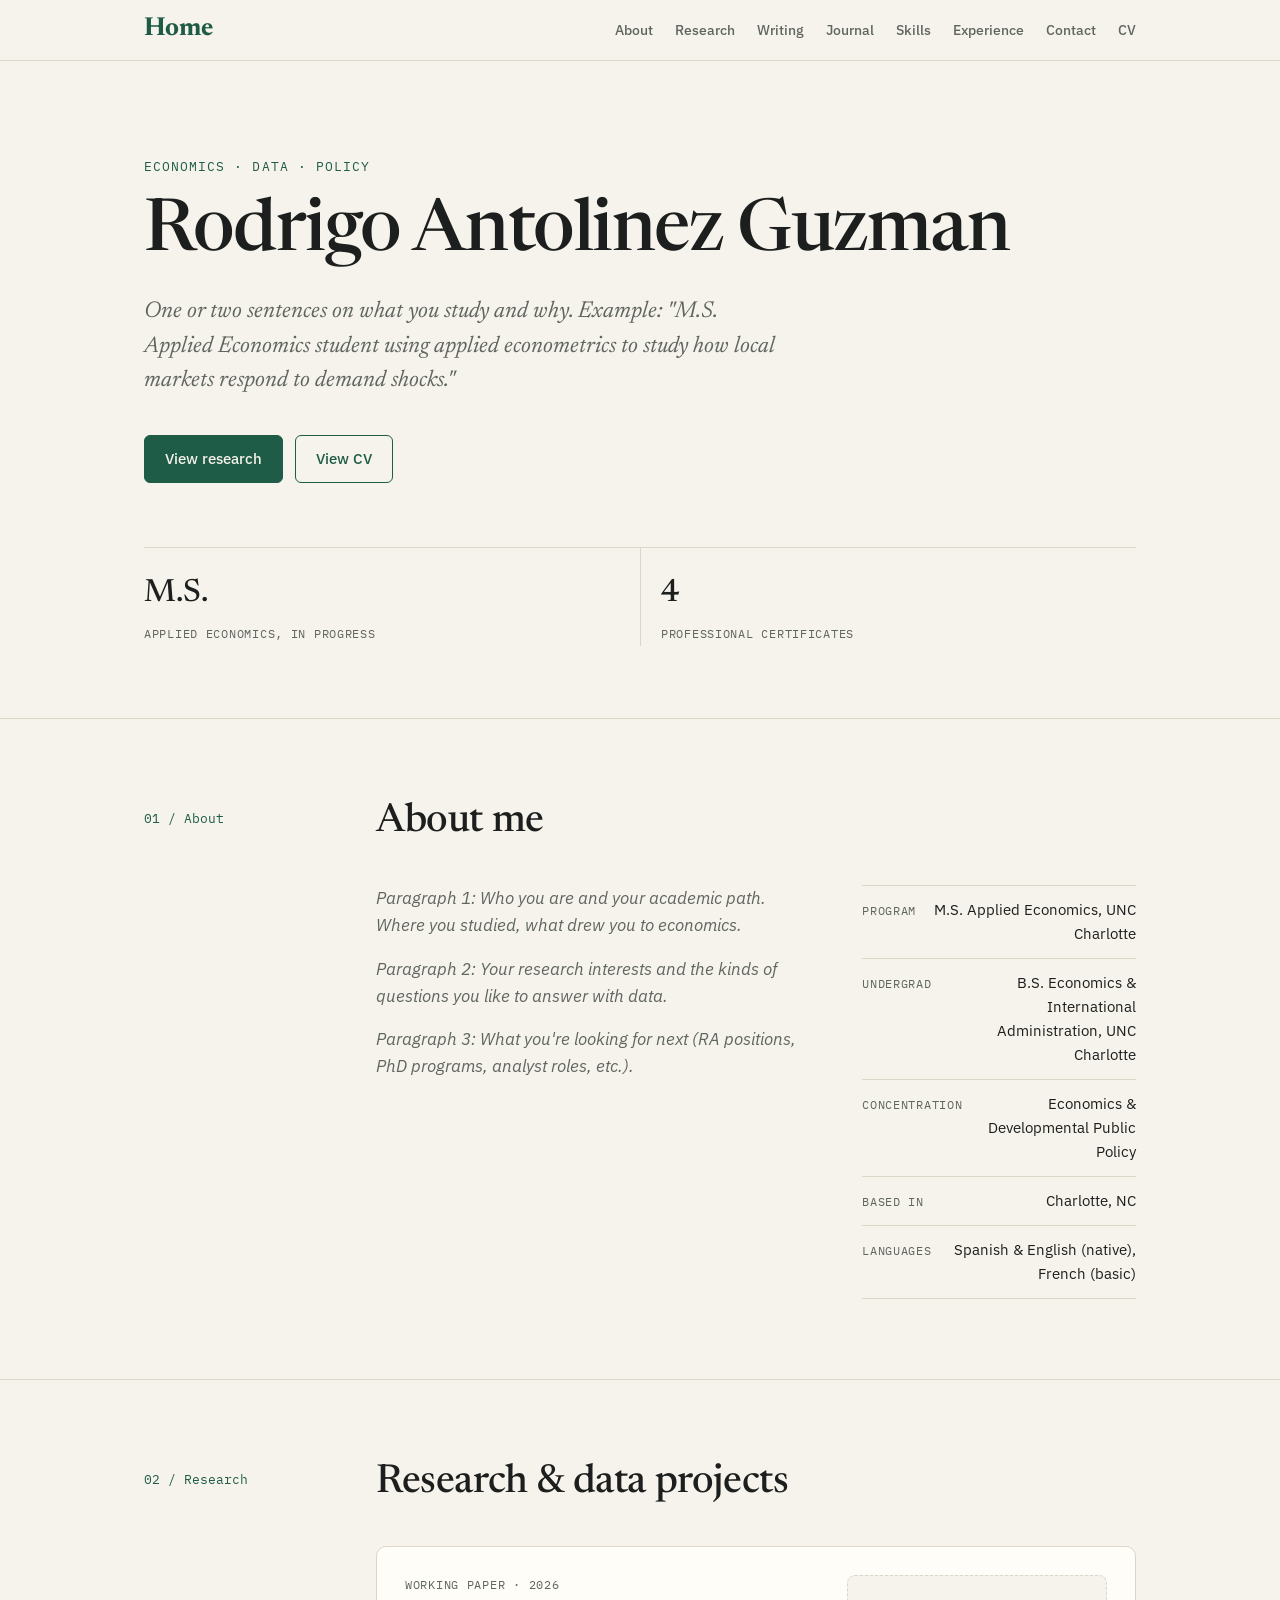
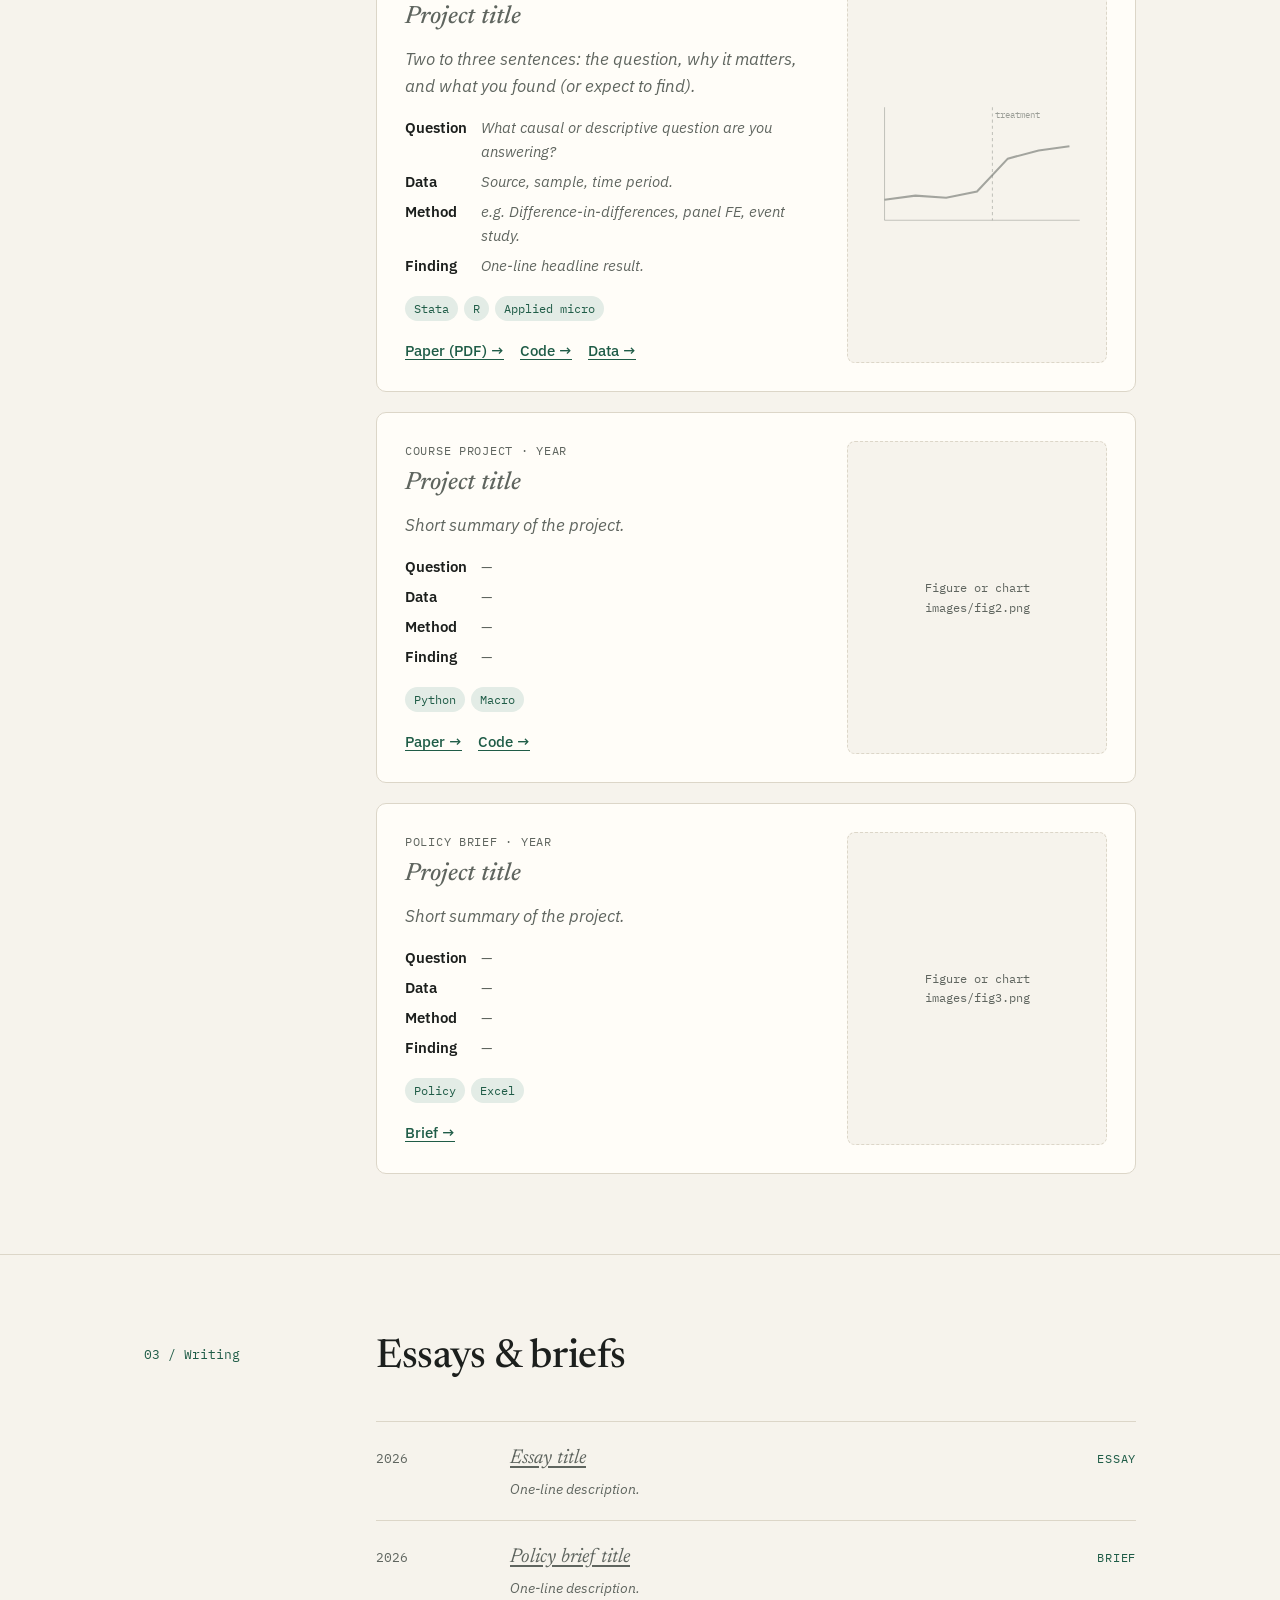
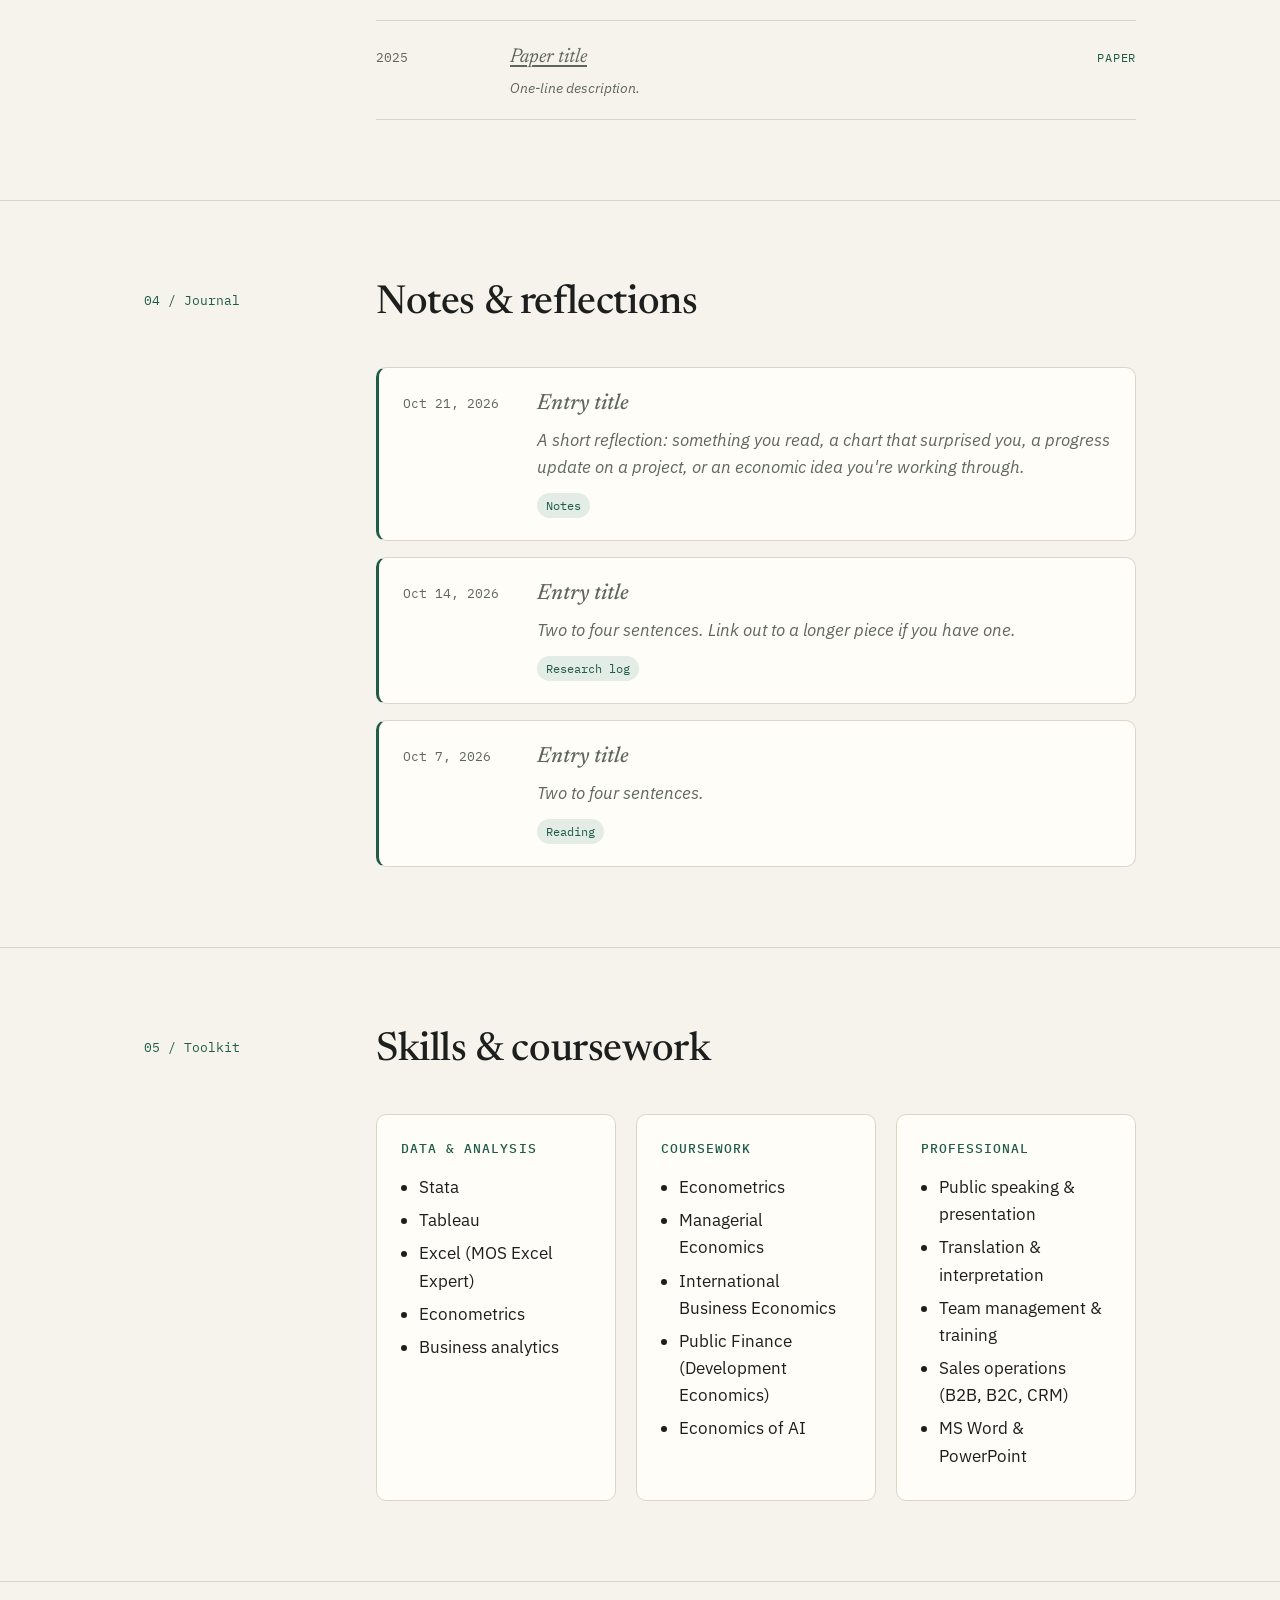
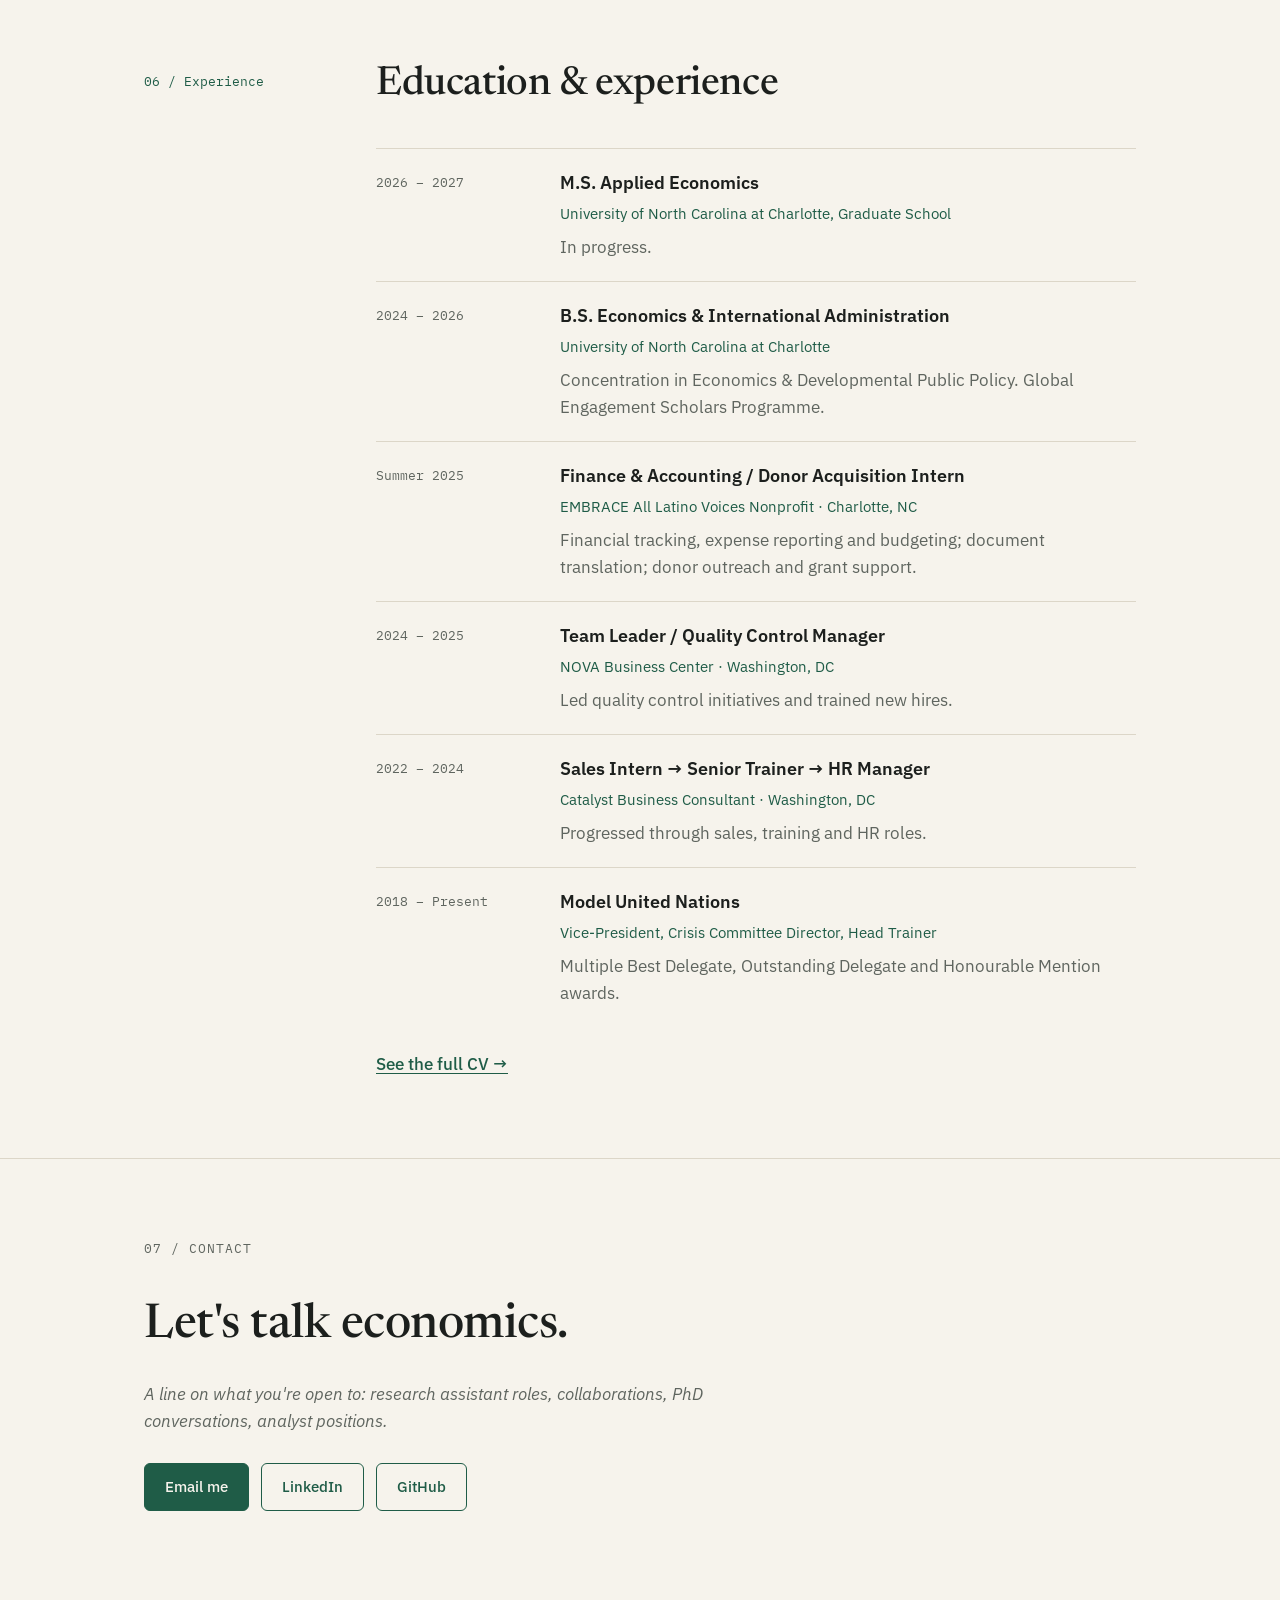
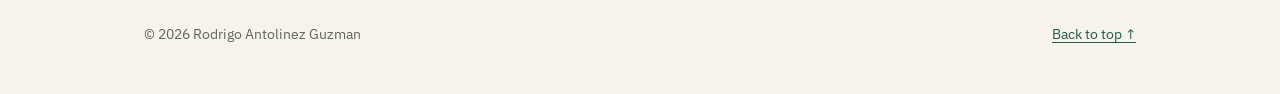
<file: index.html>
<!doctype html>
<html lang="en">
<head>
  <meta charset="utf-8">
  <meta name="viewport" content="width=device-width, initial-scale=1">
  <title>Rodrigo Antolinez Guzman · Economics</title>
  <meta name="description" content="Economics portfolio of Rodrigo Antolinez Guzman: research, data projects, and writing.">

  <!-- Fonts -->
  <link rel="preconnect" href="https://fonts.googleapis.com">
  <link rel="preconnect" href="https://fonts.gstatic.com" crossorigin>
  <link href="https://fonts.googleapis.com/css2?family=Newsreader:ital,opsz,wght@0,6..72,400;0,6..72,500;0,6..72,600;0,6..72,700;1,6..72,400&family=IBM+Plex+Sans:wght@400;500;600&family=IBM+Plex+Mono:wght@400;500&display=swap" rel="stylesheet">

  <link rel="stylesheet" href="styles.css?v=2">
</head>
<body>

  <!-- ===================== NAV ===================== -->
  <header class="nav">
    <div class="wrap">
      <a class="brand" href="#top">Home</a>
      <nav>
        <button class="menu-btn" aria-expanded="false" aria-controls="nav-list">Menu</button>
        <ul id="nav-list">
          <li><a href="#about">About</a></li>
          <li><a href="#research">Research</a></li>
          <li><a href="#writing">Writing</a></li>
          <li><a href="#journal">Journal</a></li>
          <li><a href="#skills">Skills</a></li>
          <li><a href="#experience">Experience</a></li>
          <li><a href="#contact">Contact</a></li>
          <li><a href="cv.html">CV</a></li>
        </ul>
      </nav>
    </div>
  </header>

  <main id="top">

    <!-- ===================== HERO ===================== -->
    <div class="hero">
      <div class="wrap">
        <p class="eyebrow">Economics · Data · Policy</p>
        <h1>Rodrigo Antolinez Guzman</h1>
        <p class="lede"><span class="ph">One or two sentences on what you study and why. Example: "M.S. Applied Economics student using applied econometrics to study how local markets respond to demand shocks."</span></p>
        <div class="btns">
          <a class="btn primary" href="#research">View research</a>
          <a class="btn ghost" href="cv.html">View CV</a>
        </div>

        <!-- Headline numbers. Swap for whatever you want to highlight, or delete this block. -->
        <div class="stats">
          <div class="stat"><b>M.S.</b><span>Applied Economics, in progress</span></div>
          <div class="stat"><b>4</b><span>Professional certificates</span></div>
        </div>
      </div>
    </div>

    <!-- ===================== 01 ABOUT ===================== -->
    <section id="about">
      <div class="wrap">
        <div class="sec-head">
          <div class="sec-num">01 / About</div>
          <h2>About me</h2>
        </div>
        <div class="sec-body about-grid">
          <div>
            <p class="ph">Paragraph 1: Who you are and your academic path. Where you studied, what drew you to economics.</p>
            <p class="ph">Paragraph 2: Your research interests and the kinds of questions you like to answer with data.</p>
            <p class="ph">Paragraph 3: What you're looking for next (RA positions, PhD programs, analyst roles, etc.).</p>
          </div>
          <ul class="facts">
            <li><span>Program</span><span>M.S. Applied Economics, UNC Charlotte</span></li>
            <li><span>Undergrad</span><span>B.S. Economics &amp; International Administration, UNC Charlotte</span></li>
            <li><span>Concentration</span><span>Economics &amp; Developmental Public Policy</span></li>
            <li><span>Based in</span><span>Charlotte, NC</span></li>
            <li><span>Languages</span><span>Spanish &amp; English (native), French (basic)</span></li>
          </ul>
        </div>
      </div>
    </section>

    <!-- ===================== 02 RESEARCH ===================== -->
    <section id="research">
      <div class="wrap">
        <div class="sec-head">
          <div class="sec-num">02 / Research</div>
          <h2>Research &amp; data projects</h2>
        </div>
        <div class="sec-body projects">

          <!-- PROJECT CARD — copy this whole <article> block to add another project -->
          <article class="project">
            <div>
              <p class="meta">Working paper · 2026</p>
              <h3 class="ph">Project title</h3>
              <p class="ph">Two to three sentences: the question, why it matters, and what you found (or expect to find).</p>
              <dl>
                <dt>Question</dt><dd class="ph">What causal or descriptive question are you answering?</dd>
                <dt>Data</dt><dd class="ph">Source, sample, time period.</dd>
                <dt>Method</dt><dd class="ph">e.g. Difference-in-differences, panel FE, event study.</dd>
                <dt>Finding</dt><dd class="ph">One-line headline result.</dd>
              </dl>
              <div class="tags">
                <span class="tag">Stata</span>
                <span class="tag">R</span>
                <span class="tag">Applied micro</span>
              </div>
              <div class="links">
                <a href="#">Paper (PDF) →</a>
                <a href="#">Code →</a>
                <a href="#">Data →</a>
              </div>
            </div>
            <!-- Replace with <img src="images/fig1.png" alt="..."> once you have a chart -->
            <div class="figure">
              <svg viewBox="0 0 220 140" aria-hidden="true">
                <line x1="20" y1="120" x2="210" y2="120" stroke="currentColor" stroke-opacity=".35"/>
                <line x1="20" y1="10"  x2="20"  y2="120" stroke="currentColor" stroke-opacity=".35"/>
                <polyline fill="none" stroke="currentColor" stroke-opacity=".55" stroke-width="2"
                  points="20,100 50,96 80,98 110,92 140,60 170,52 200,48"/>
                <line x1="125" y1="10" x2="125" y2="120" stroke="currentColor" stroke-opacity=".35" stroke-dasharray="3 3"/>
                <text x="128" y="20" font-size="9" fill="currentColor" fill-opacity=".6" font-family="IBM Plex Mono, monospace">treatment</text>
              </svg>
            </div>
          </article>

          <article class="project">
            <div>
              <p class="meta">Course project · Year</p>
              <h3 class="ph">Project title</h3>
              <p class="ph">Short summary of the project.</p>
              <dl>
                <dt>Question</dt><dd class="ph">—</dd>
                <dt>Data</dt><dd class="ph">—</dd>
                <dt>Method</dt><dd class="ph">—</dd>
                <dt>Finding</dt><dd class="ph">—</dd>
              </dl>
              <div class="tags"><span class="tag">Python</span><span class="tag">Macro</span></div>
              <div class="links"><a href="#">Paper →</a><a href="#">Code →</a></div>
            </div>
            <div class="figure">Figure or chart<br>images/fig2.png</div>
          </article>

          <article class="project">
            <div>
              <p class="meta">Policy brief · Year</p>
              <h3 class="ph">Project title</h3>
              <p class="ph">Short summary of the project.</p>
              <dl>
                <dt>Question</dt><dd class="ph">—</dd>
                <dt>Data</dt><dd class="ph">—</dd>
                <dt>Method</dt><dd class="ph">—</dd>
                <dt>Finding</dt><dd class="ph">—</dd>
              </dl>
              <div class="tags"><span class="tag">Policy</span><span class="tag">Excel</span></div>
              <div class="links"><a href="#">Brief →</a></div>
            </div>
            <div class="figure">Figure or chart<br>images/fig3.png</div>
          </article>

        </div>
      </div>
    </section>

    <!-- ===================== 03 WRITING ===================== -->
    <section id="writing">
      <div class="wrap">
        <div class="sec-head">
          <div class="sec-num">03 / Writing</div>
          <h2>Essays &amp; briefs</h2>
        </div>
        <div class="sec-body">
          <!-- One <li> per piece. Link the title to a PDF in your repo, e.g. writing/essay1.pdf -->
          <ul class="writing">
            <li>
              <span class="yr">2026</span>
              <span class="t"><a href="#" class="ph">Essay title</a><small class="ph">One-line description.</small></span>
              <span class="kind">Essay</span>
            </li>
            <li>
              <span class="yr">2026</span>
              <span class="t"><a href="#" class="ph">Policy brief title</a><small class="ph">One-line description.</small></span>
              <span class="kind">Brief</span>
            </li>
            <li>
              <span class="yr">2025</span>
              <span class="t"><a href="#" class="ph">Paper title</a><small class="ph">One-line description.</small></span>
              <span class="kind">Paper</span>
            </li>
          </ul>
        </div>
      </div>
    </section>

    <!-- ===================== 04 JOURNAL ===================== -->
    <section id="journal">
      <div class="wrap">
        <div class="sec-head">
          <div class="sec-num">04 / Journal</div>
          <h2>Notes &amp; reflections</h2>
        </div>
        <div class="sec-body">
          <!-- JOURNAL ENTRY: copy one <article class="entry"> block per post, newest first -->
          <div class="journal">
            <article class="entry">
              <time datetime="2026-10-21">Oct 21, 2026</time>
              <div>
                <h3 class="ph">Entry title</h3>
                <p class="ph">A short reflection: something you read, a chart that surprised you, a progress update on a project, or an economic idea you're working through.</p>
                <div class="tags"><span class="tag">Notes</span></div>
              </div>
            </article>
            <article class="entry">
              <time datetime="2026-10-14">Oct 14, 2026</time>
              <div>
                <h3 class="ph">Entry title</h3>
                <p class="ph">Two to four sentences. Link out to a longer piece if you have one.</p>
                <div class="tags"><span class="tag">Research log</span></div>
              </div>
            </article>
            <article class="entry">
              <time datetime="2026-10-07">Oct 7, 2026</time>
              <div>
                <h3 class="ph">Entry title</h3>
                <p class="ph">Two to four sentences.</p>
                <div class="tags"><span class="tag">Reading</span></div>
              </div>
            </article>
          </div>
        </div>
      </div>
    </section>

    <!-- ===================== 05 SKILLS ===================== -->
    <section id="skills">
      <div class="wrap">
        <div class="sec-head">
          <div class="sec-num">05 / Toolkit</div>
          <h2>Skills &amp; coursework</h2>
        </div>
        <div class="sec-body skills">
          <div class="skill-col">
            <h3>Data &amp; Analysis</h3>
            <ul>
              <li>Stata</li>
              <li>Tableau</li>
              <li>Excel (MOS Excel Expert)</li>
              <li>Econometrics</li>
              <li>Business analytics</li>
            </ul>
          </div>
          <div class="skill-col">
            <h3>Coursework</h3>
            <ul>
              <li>Econometrics</li>
              <li>Managerial Economics</li>
              <li>International Business Economics</li>
              <li>Public Finance (Development Economics)</li>
              <li>Economics of AI</li>
            </ul>
          </div>
          <div class="skill-col">
            <h3>Professional</h3>
            <ul>
              <li>Public speaking &amp; presentation</li>
              <li>Translation &amp; interpretation</li>
              <li>Team management &amp; training</li>
              <li>Sales operations (B2B, B2C, CRM)</li>
              <li>MS Word &amp; PowerPoint</li>
            </ul>
          </div>
        </div>
      </div>
    </section>

    <!-- ===================== 06 EXPERIENCE ===================== -->
    <section id="experience">
      <div class="wrap">
        <div class="sec-head">
          <div class="sec-num">06 / Experience</div>
          <h2>Education &amp; experience</h2>
        </div>
        <div class="sec-body">
          <ul class="timeline">
            <li>
              <span class="when">2026 – 2027</span>
              <div>
                <h4>M.S. Applied Economics</h4>
                <p class="where">University of North Carolina at Charlotte, Graduate School</p>
                <p>In progress.</p>
              </div>
            </li>
            <li>
              <span class="when">2024 – 2026</span>
              <div>
                <h4>B.S. Economics &amp; International Administration</h4>
                <p class="where">University of North Carolina at Charlotte</p>
                <p>Concentration in Economics &amp; Developmental Public Policy. Global Engagement Scholars Programme.</p>
              </div>
            </li>
            <li>
              <span class="when">Summer 2025</span>
              <div>
                <h4>Finance &amp; Accounting / Donor Acquisition Intern</h4>
                <p class="where">EMBRACE All Latino Voices Nonprofit · Charlotte, NC</p>
                <p>Financial tracking, expense reporting and budgeting; document translation; donor outreach and grant support.</p>
              </div>
            </li>
            <li>
              <span class="when">2024 – 2025</span>
              <div>
                <h4>Team Leader / Quality Control Manager</h4>
                <p class="where">NOVA Business Center · Washington, DC</p>
                <p>Led quality control initiatives and trained new hires.</p>
              </div>
            </li>
            <li>
              <span class="when">2022 – 2024</span>
              <div>
                <h4>Sales Intern → Senior Trainer → HR Manager</h4>
                <p class="where">Catalyst Business Consultant · Washington, DC</p>
                <p>Progressed through sales, training and HR roles.</p>
              </div>
            </li>
            <li>
              <span class="when">2018 – Present</span>
              <div>
                <h4>Model United Nations</h4>
                <p class="where">Vice-President, Crisis Committee Director, Head Trainer</p>
                <p>Multiple Best Delegate, Outstanding Delegate and Honourable Mention awards.</p>
              </div>
            </li>
          </ul>
          <a class="more-link" href="cv.html">See the full CV →</a>
        </div>
      </div>
    </section>

    <!-- ===================== CONTACT ===================== -->
    <section id="contact" class="contact" style="border-bottom:0">
      <div class="wrap">
        <p class="eyebrow">07 / Contact</p>
        <h2>Let's talk economics.</h2>
        <p class="ph">A line on what you're open to: research assistant roles, collaborations, PhD conversations, analyst positions.</p>
        <div class="contact-links">
          <a class="btn primary" href="mailto:rodrigoantolinez18@gmail.com">Email me</a>
          <a class="btn ghost" href="https://www.linkedin.com/in/rodantolinez/" target="_blank" rel="noopener">LinkedIn</a>
          <a class="btn ghost" href="https://github.com/Rodantz18" target="_blank" rel="noopener">GitHub</a>
        </div>
      </div>
    </section>

  </main>

  <footer>
    <div class="wrap">
      <span>© <span id="yr"></span> Rodrigo Antolinez Guzman</span>
      <a href="#top">Back to top ↑</a>
    </div>
  </footer>

  <script>
    document.getElementById('yr').textContent = new Date().getFullYear();
    // Mobile menu
    const btn = document.querySelector('.menu-btn');
    const list = document.getElementById('nav-list');
    btn.addEventListener('click', () => {
      const open = list.classList.toggle('open');
      btn.setAttribute('aria-expanded', open);
    });
    list.querySelectorAll('a').forEach(a => a.addEventListener('click', () => {
      list.classList.remove('open'); btn.setAttribute('aria-expanded', false);
    }));
  </script>
</body>
</html>
</file>
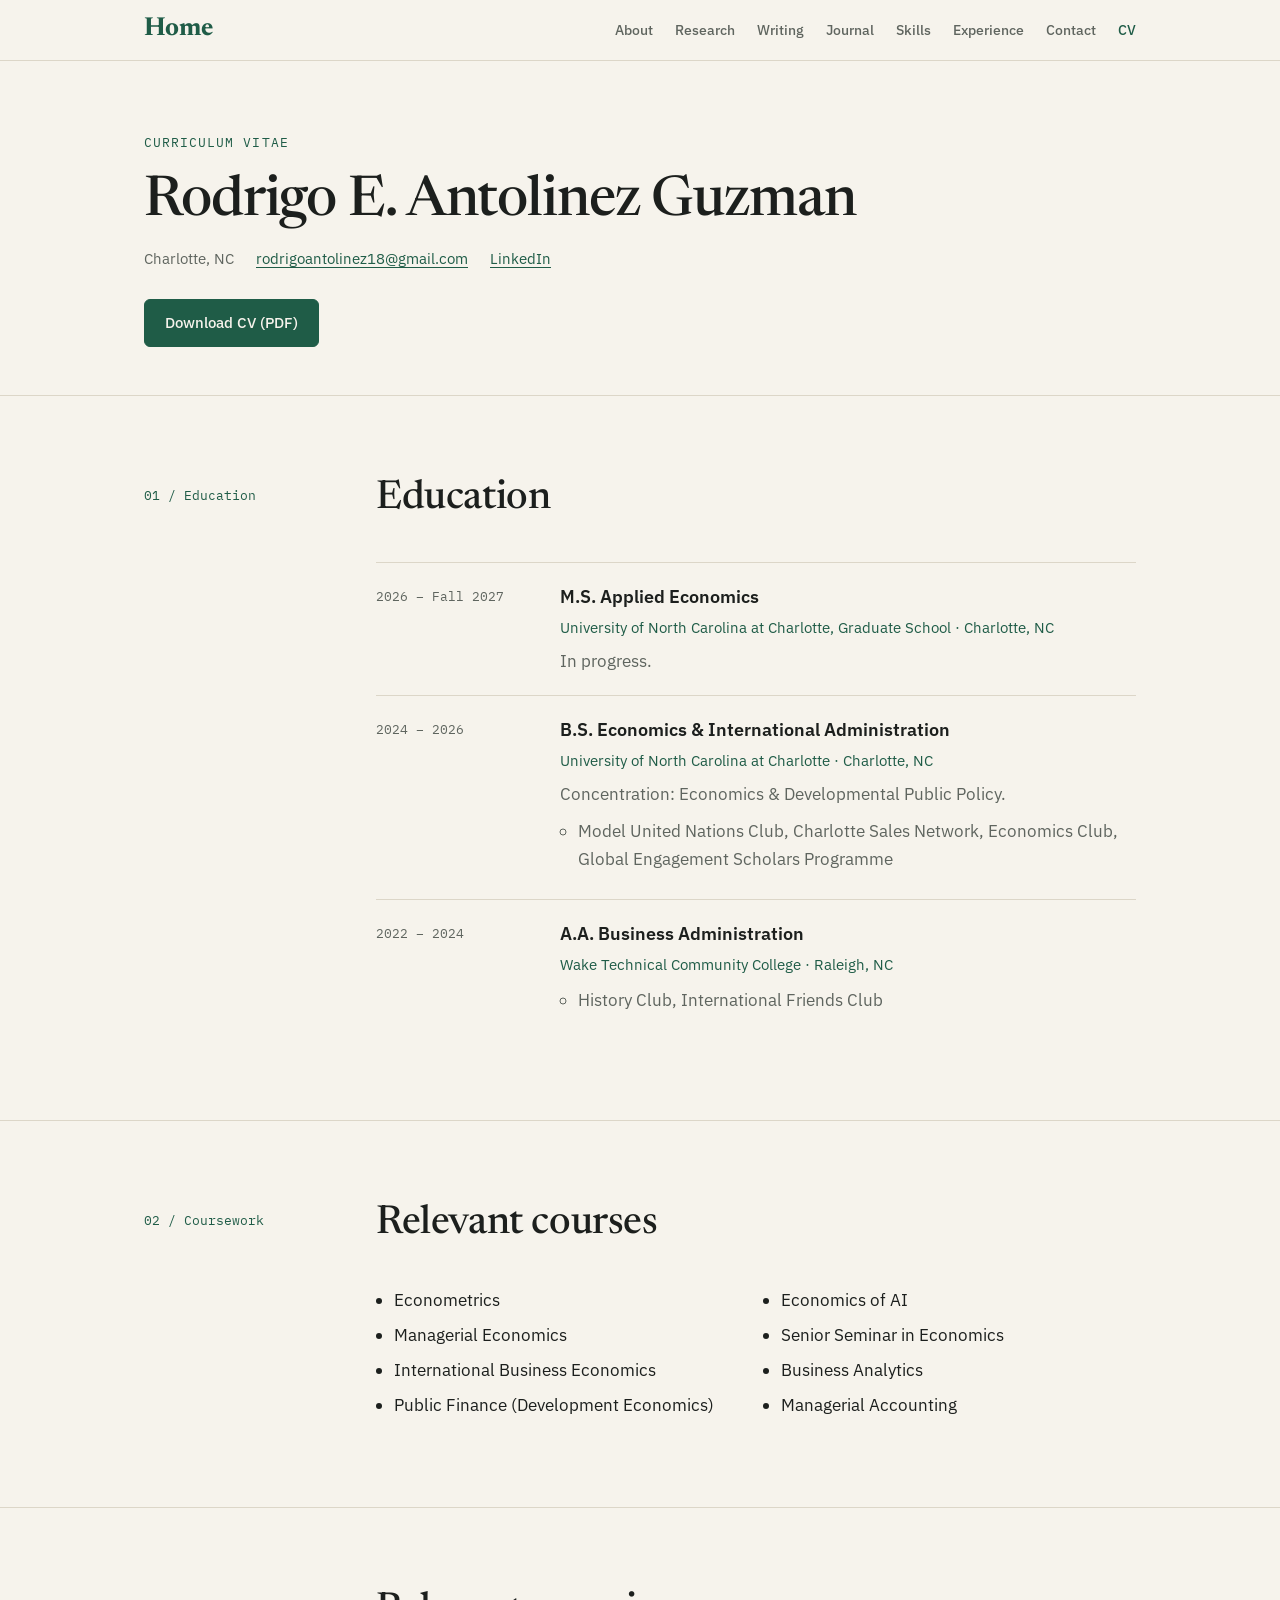
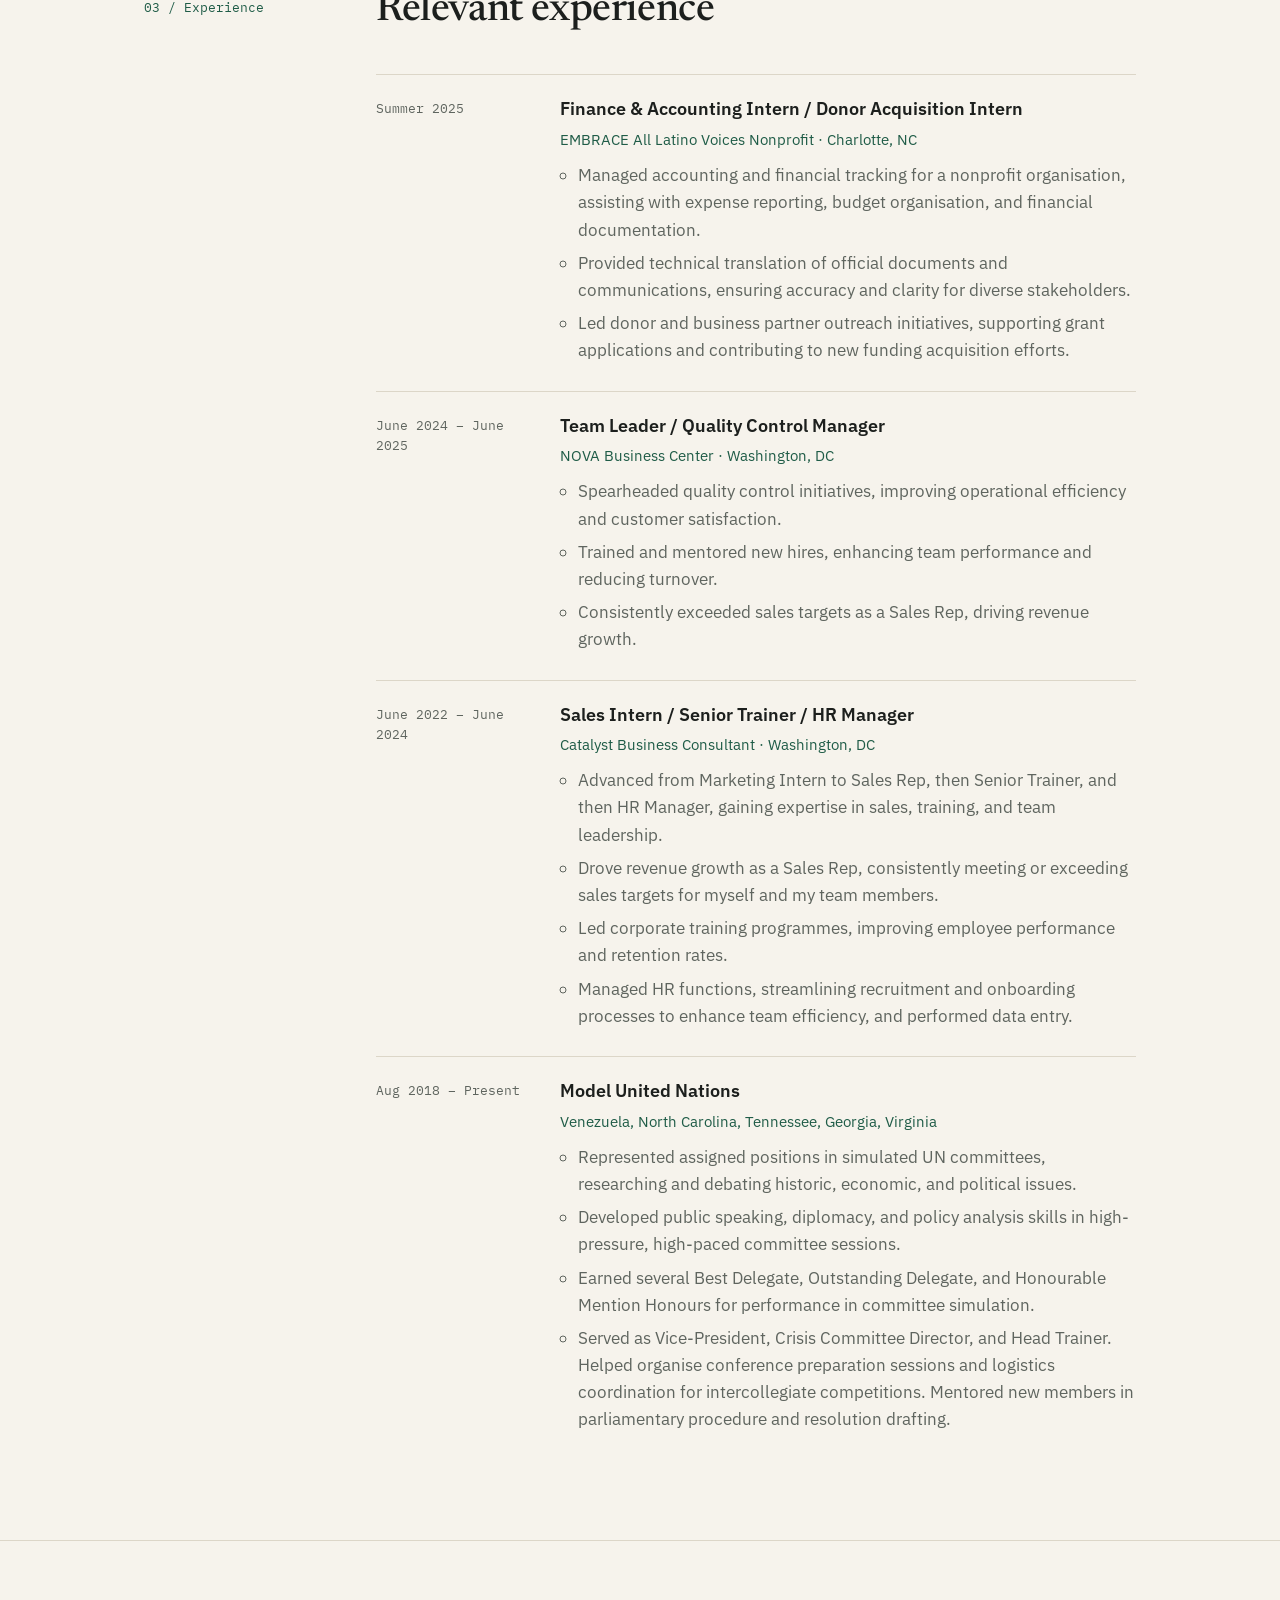
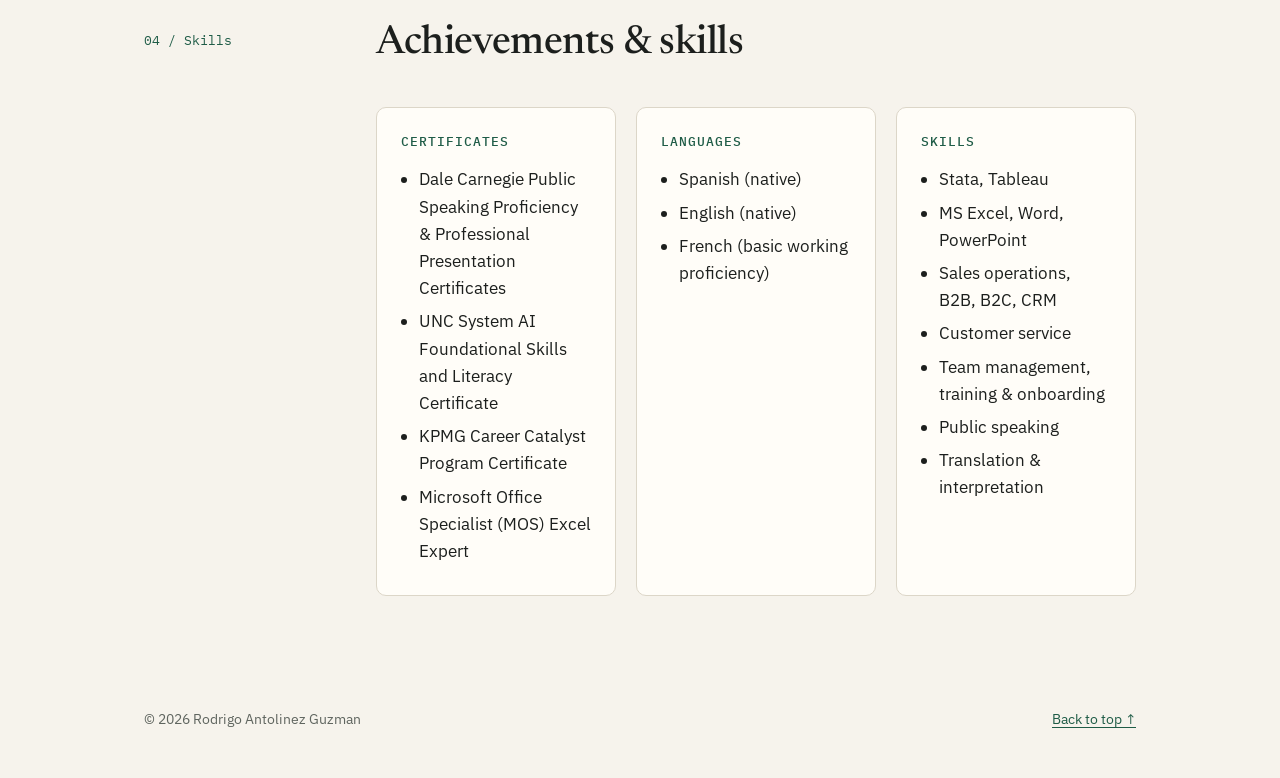
<file: cv.html>
<!doctype html>
<html lang="en">
<head>
  <meta charset="utf-8">
  <meta name="viewport" content="width=device-width, initial-scale=1">
  <title>CV · Rodrigo Antolinez Guzman</title>
  <meta name="description" content="CV of Rodrigo E. Antolinez Guzman: education, experience and skills.">

  <link rel="preconnect" href="https://fonts.googleapis.com">
  <link rel="preconnect" href="https://fonts.gstatic.com" crossorigin>
  <link href="https://fonts.googleapis.com/css2?family=Newsreader:ital,opsz,wght@0,6..72,400;0,6..72,500;0,6..72,600;0,6..72,700;1,6..72,400&family=IBM+Plex+Sans:wght@400;500;600&family=IBM+Plex+Mono:wght@400;500&display=swap" rel="stylesheet">
  <link rel="stylesheet" href="styles.css?v=2">
</head>
<body>

  <!-- ===================== NAV ===================== -->
  <header class="nav">
    <div class="wrap">
      <a class="brand" href="index.html">Home</a>
      <nav>
        <button class="menu-btn" aria-expanded="false" aria-controls="nav-list">Menu</button>
        <ul id="nav-list">
          <li><a href="index.html#about">About</a></li>
          <li><a href="index.html#research">Research</a></li>
          <li><a href="index.html#writing">Writing</a></li>
          <li><a href="index.html#journal">Journal</a></li>
          <li><a href="index.html#skills">Skills</a></li>
          <li><a href="index.html#experience">Experience</a></li>
          <li><a href="index.html#contact">Contact</a></li>
          <li><a href="cv.html" class="active" aria-current="page">CV</a></li>
        </ul>
      </nav>
    </div>
  </header>

  <main id="top">

    <!-- ===================== CV HEADER ===================== -->
    <div class="cv-hero">
      <div class="wrap">
        <p class="eyebrow">Curriculum Vitae</p>
        <h1>Rodrigo E. Antolinez Guzman</h1>
        <div class="cv-contact">
          <span>Charlotte, NC</span>
          <a href="mailto:rodrigoantolinez18@gmail.com">rodrigoantolinez18@gmail.com</a>
          <a href="https://www.linkedin.com/in/rodantolinez/" target="_blank" rel="noopener">LinkedIn</a>
        </div>
        <div class="btns">
          <a class="btn primary" href="cv.pdf" download="Rodrigo_Antolinez_Guzman_CV.pdf">Download CV (PDF)</a>
        </div>
      </div>
    </div>

    <!-- ===================== EDUCATION ===================== -->
    <section id="education">
      <div class="wrap">
        <div class="sec-head">
          <div class="sec-num">01 / Education</div>
          <h2>Education</h2>
        </div>
        <div class="sec-body">
          <ul class="timeline">
            <li>
              <span class="when">2026 – Fall 2027</span>
              <div>
                <h4>M.S. Applied Economics</h4>
                <p class="where">University of North Carolina at Charlotte, Graduate School · Charlotte, NC</p>
                <p>In progress.</p>
              </div>
            </li>
            <li>
              <span class="when">2024 – 2026</span>
              <div>
                <h4>B.S. Economics &amp; International Administration</h4>
                <p class="where">University of North Carolina at Charlotte · Charlotte, NC</p>
                <p>Concentration: Economics &amp; Developmental Public Policy.</p>
                <ul class="pts">
                  <li>Model United Nations Club, Charlotte Sales Network, Economics Club, Global Engagement Scholars Programme</li>
                </ul>
              </div>
            </li>
            <li>
              <span class="when">2022 – 2024</span>
              <div>
                <h4>A.A. Business Administration</h4>
                <p class="where">Wake Technical Community College · Raleigh, NC</p>
                <ul class="pts">
                  <li>History Club, International Friends Club</li>
                </ul>
              </div>
            </li>
          </ul>
        </div>
      </div>
    </section>

    <!-- ===================== COURSEWORK ===================== -->
    <section id="coursework">
      <div class="wrap">
        <div class="sec-head">
          <div class="sec-num">02 / Coursework</div>
          <h2>Relevant courses</h2>
        </div>
        <div class="sec-body">
          <ul class="course-list">
            <li>Econometrics</li>
            <li>Managerial Economics</li>
            <li>International Business Economics</li>
            <li>Public Finance (Development Economics)</li>
            <li>Economics of AI</li>
            <li>Senior Seminar in Economics</li>
            <li>Business Analytics</li>
            <li>Managerial Accounting</li>
          </ul>
        </div>
      </div>
    </section>

    <!-- ===================== EXPERIENCE ===================== -->
    <section id="experience">
      <div class="wrap">
        <div class="sec-head">
          <div class="sec-num">03 / Experience</div>
          <h2>Relevant experience</h2>
        </div>
        <div class="sec-body">
          <ul class="timeline">
            <li>
              <span class="when">Summer 2025</span>
              <div>
                <h4>Finance &amp; Accounting Intern / Donor Acquisition Intern</h4>
                <p class="where">EMBRACE All Latino Voices Nonprofit · Charlotte, NC</p>
                <ul class="pts">
                  <li>Managed accounting and financial tracking for a nonprofit organisation, assisting with expense reporting, budget organisation, and financial documentation.</li>
                  <li>Provided technical translation of official documents and communications, ensuring accuracy and clarity for diverse stakeholders.</li>
                  <li>Led donor and business partner outreach initiatives, supporting grant applications and contributing to new funding acquisition efforts.</li>
                </ul>
              </div>
            </li>
            <li>
              <span class="when">June 2024 – June 2025</span>
              <div>
                <h4>Team Leader / Quality Control Manager</h4>
                <p class="where">NOVA Business Center · Washington, DC</p>
                <ul class="pts">
                  <li>Spearheaded quality control initiatives, improving operational efficiency and customer satisfaction.</li>
                  <li>Trained and mentored new hires, enhancing team performance and reducing turnover.</li>
                  <li>Consistently exceeded sales targets as a Sales Rep, driving revenue growth.</li>
                </ul>
              </div>
            </li>
            <li>
              <span class="when">June 2022 – June 2024</span>
              <div>
                <h4>Sales Intern / Senior Trainer / HR Manager</h4>
                <p class="where">Catalyst Business Consultant · Washington, DC</p>
                <ul class="pts">
                  <li>Advanced from Marketing Intern to Sales Rep, then Senior Trainer, and then HR Manager, gaining expertise in sales, training, and team leadership.</li>
                  <li>Drove revenue growth as a Sales Rep, consistently meeting or exceeding sales targets for myself and my team members.</li>
                  <li>Led corporate training programmes, improving employee performance and retention rates.</li>
                  <li>Managed HR functions, streamlining recruitment and onboarding processes to enhance team efficiency, and performed data entry.</li>
                </ul>
              </div>
            </li>
            <li>
              <span class="when">Aug 2018 – Present</span>
              <div>
                <h4>Model United Nations</h4>
                <p class="where">Venezuela, North Carolina, Tennessee, Georgia, Virginia</p>
                <ul class="pts">
                  <li>Represented assigned positions in simulated UN committees, researching and debating historic, economic, and political issues.</li>
                  <li>Developed public speaking, diplomacy, and policy analysis skills in high-pressure, high-paced committee sessions.</li>
                  <li>Earned several Best Delegate, Outstanding Delegate, and Honourable Mention Honours for performance in committee simulation.</li>
                  <li>Served as Vice-President, Crisis Committee Director, and Head Trainer. Helped organise conference preparation sessions and logistics coordination for intercollegiate competitions. Mentored new members in parliamentary procedure and resolution drafting.</li>
                </ul>
              </div>
            </li>
          </ul>
        </div>
      </div>
    </section>

    <!-- ===================== ACHIEVEMENTS & SKILLS ===================== -->
    <section id="skills" style="border-bottom:0">
      <div class="wrap">
        <div class="sec-head">
          <div class="sec-num">04 / Skills</div>
          <h2>Achievements &amp; skills</h2>
        </div>
        <div class="sec-body skills">
          <div class="skill-col">
            <h3>Certificates</h3>
            <ul>
              <li>Dale Carnegie Public Speaking Proficiency &amp; Professional Presentation Certificates</li>
              <li>UNC System AI Foundational Skills and Literacy Certificate</li>
              <li>KPMG Career Catalyst Program Certificate</li>
              <li>Microsoft Office Specialist (MOS) Excel Expert</li>
            </ul>
          </div>
          <div class="skill-col">
            <h3>Languages</h3>
            <ul>
              <li>Spanish (native)</li>
              <li>English (native)</li>
              <li>French (basic working proficiency)</li>
            </ul>
          </div>
          <div class="skill-col">
            <h3>Skills</h3>
            <ul>
              <li>Stata, Tableau</li>
              <li>MS Excel, Word, PowerPoint</li>
              <li>Sales operations, B2B, B2C, CRM</li>
              <li>Customer service</li>
              <li>Team management, training &amp; onboarding</li>
              <li>Public speaking</li>
              <li>Translation &amp; interpretation</li>
            </ul>
          </div>
        </div>
      </div>
    </section>

  </main>

  <footer>
    <div class="wrap">
      <span>© <span id="yr"></span> Rodrigo Antolinez Guzman</span>
      <a href="#top">Back to top ↑</a>
    </div>
  </footer>

  <script>
    document.getElementById('yr').textContent = new Date().getFullYear();
    const btn = document.querySelector('.menu-btn');
    const list = document.getElementById('nav-list');
    btn.addEventListener('click', () => {
      const open = list.classList.toggle('open');
      btn.setAttribute('aria-expanded', open);
    });
    list.querySelectorAll('a').forEach(a => a.addEventListener('click', () => {
      list.classList.remove('open'); btn.setAttribute('aria-expanded', false);
    }));
  </script>
</body>
</html>
</file>
<file: styles.css>
/* ============================================================
   THEME — change colors here and the whole page follows.
   ============================================================ */
:root {
  --paper:   #f6f3ec;
  --surface: #fffdf8;
  --ink:     #1c1f1d;
  --muted:   #5f655f;
  --rule:    #dcd6c8;
  --accent:  #1f5c47;   /* ledger green */
  --accent-soft: #e3ece6;
  --serif: "Newsreader", Georgia, serif;
  --sans:  "IBM Plex Sans", system-ui, sans-serif;
  --mono:  "IBM Plex Mono", ui-monospace, monospace;
  --max: 1040px;
}
@media (prefers-color-scheme: dark) {
  :root {
    --paper:   #131614;
    --surface: #1a1e1b;
    --ink:     #ebe7dd;
    --muted:   #9aa198;
    --rule:    #2e342f;
    --accent:  #7cc4a4;
    --accent-soft: #1f2d26;
  }
}

*, *::before, *::after { box-sizing: border-box; }
html { scroll-behavior: smooth; scroll-padding-top: 72px; }
body {
  margin: 0;
  background: var(--paper);
  color: var(--ink);
  font-family: var(--sans);
  font-size: 17px;
  line-height: 1.6;
  -webkit-font-smoothing: antialiased;
}
a { color: var(--accent); text-underline-offset: 3px; }
a:hover { text-decoration-thickness: 2px; }
img { max-width: 100%; display: block; }
.wrap { max-width: var(--max); margin: 0 auto; padding: 0 24px; }

/* Placeholder text — delete the class once you fill something in */
.ph { color: var(--muted); font-style: italic; }

/* ---------- Nav ---------- */
header.nav {
  position: sticky; top: 0; z-index: 10;
  background: color-mix(in srgb, var(--paper) 88%, transparent);
  backdrop-filter: blur(8px);
  border-bottom: 1px solid var(--rule);
}
header.nav .wrap {
  display: flex; align-items: center; justify-content: space-between;
  height: 60px; gap: 16px;
}
.brand { font-family: var(--serif); font-size: 26px; font-weight: 700; color: var(--accent); text-decoration: none; }
nav ul { list-style: none; display: flex; gap: 22px; margin: 0; padding: 0; }
nav a { color: var(--muted); text-decoration: none; font-size: 14px; font-weight: 500; }
nav a:hover { color: var(--ink); }
.menu-btn { display: none; background: none; border: 1px solid var(--rule); color: var(--ink);
  border-radius: 6px; padding: 6px 10px; font: 500 14px var(--sans); cursor: pointer; }

/* ---------- Hero ---------- */
.hero { padding: 96px 0 72px; border-bottom: 1px solid var(--rule); }
.eyebrow { font-family: var(--mono); font-size: 13px; letter-spacing: .08em; text-transform: uppercase; color: var(--accent); margin: 0 0 18px; }
.hero h1 {
  font-family: var(--serif); font-weight: 500;
  font-size: clamp(40px, 7vw, 72px); line-height: 1.05; letter-spacing: -0.02em;
  margin: 0 0 24px;
}
.hero p.lede { font-family: var(--serif); font-size: clamp(19px, 2.4vw, 23px); line-height: 1.5; max-width: 640px; margin: 0 0 36px; color: var(--muted); }
.btns { display: flex; flex-wrap: wrap; gap: 12px; }
.btn {
  display: inline-flex; align-items: center; gap: 8px;
  padding: 11px 20px; border-radius: 6px; font-weight: 500; font-size: 15px;
  text-decoration: none; border: 1px solid var(--accent);
}
.btn.primary { background: var(--accent); color: var(--paper); }
.btn.ghost { color: var(--accent); }
.btn:hover { text-decoration: none; filter: brightness(1.08); }

.stats { display: grid; grid-template-columns: repeat(2, 1fr); gap: 0; margin-top: 64px; border-top: 1px solid var(--rule); }
.stat { padding: 20px 20px 0 0; }
.stat + .stat { padding-left: 20px; border-left: 1px solid var(--rule); }
.stat b { display: block; font-family: var(--serif); font-size: 32px; font-weight: 500; }
.stat span { font-family: var(--mono); font-size: 12px; color: var(--muted); text-transform: uppercase; letter-spacing: .06em; }

/* ---------- Sections ---------- */
section { padding: 80px 0; border-bottom: 1px solid var(--rule); }
.sec-head { display: grid; grid-template-columns: 200px 1fr; gap: 32px; margin-bottom: 40px; }
.sec-num { font-family: var(--mono); font-size: 13px; color: var(--accent); padding-top: 10px; }
.sec-head h2 { font-family: var(--serif); font-weight: 500; font-size: clamp(30px, 4vw, 40px); line-height: 1.15; margin: 0; letter-spacing: -0.01em; }
.sec-body { margin-left: 232px; }

/* About */
.about-grid { display: grid; grid-template-columns: 1.6fr 1fr; gap: 48px; }
.about-grid p { margin: 0 0 16px; }
.facts { list-style: none; margin: 0; padding: 0; border-top: 1px solid var(--rule); }
.facts li { display: flex; justify-content: space-between; gap: 16px; padding: 12px 0; border-bottom: 1px solid var(--rule); font-size: 15px; }
.facts li span:first-child { font-family: var(--mono); font-size: 12px; text-transform: uppercase; letter-spacing: .06em; color: var(--muted); padding-top: 3px; }
.facts li span:last-child { text-align: right; }

/* Projects */
.projects { display: grid; gap: 20px; }
.project {
  display: grid; grid-template-columns: 1fr 260px; gap: 32px;
  background: var(--surface); border: 1px solid var(--rule); border-radius: 10px; padding: 28px;
}
.project .meta { font-family: var(--mono); font-size: 12px; color: var(--muted); text-transform: uppercase; letter-spacing: .06em; margin: 0 0 8px; }
.project h3 { font-family: var(--serif); font-weight: 500; font-size: 25px; line-height: 1.25; margin: 0 0 12px; }
.project p { margin: 0 0 16px; color: var(--muted); }
.project dl { margin: 0 0 18px; display: grid; grid-template-columns: auto 1fr; gap: 6px 14px; font-size: 15px; }
.project dt { font-weight: 600; }
.project dd { margin: 0; color: var(--muted); }
.tags { display: flex; flex-wrap: wrap; gap: 6px; margin-bottom: 18px; }
.tag { font-family: var(--mono); font-size: 12px; padding: 3px 9px; border-radius: 999px; background: var(--accent-soft); color: var(--accent); }
.links { display: flex; flex-wrap: wrap; gap: 16px; font-size: 15px; font-weight: 500; }
.figure {
  border: 1px dashed var(--rule); border-radius: 8px; min-height: 180px;
  display: flex; align-items: center; justify-content: center; text-align: center; padding: 16px;
  color: var(--muted); font-family: var(--mono); font-size: 12px; background: var(--paper);
}
.figure svg { width: 100%; height: auto; }

/* Writing */
.writing { list-style: none; margin: 0; padding: 0; border-top: 1px solid var(--rule); }
.writing li { display: grid; grid-template-columns: 110px 1fr auto; gap: 24px; align-items: baseline; padding: 20px 0; border-bottom: 1px solid var(--rule); }
.writing .yr { font-family: var(--mono); font-size: 13px; color: var(--muted); }
.writing .t { font-family: var(--serif); font-size: 20px; }
.writing .t small { display: block; font-family: var(--sans); font-size: 14px; color: var(--muted); margin-top: 4px; }
.writing .kind { font-family: var(--mono); font-size: 12px; text-transform: uppercase; letter-spacing: .06em; color: var(--accent); }

/* Journal */
.journal { display: grid; gap: 16px; }
.entry {
  display: grid; grid-template-columns: 110px 1fr; gap: 24px;
  background: var(--surface); border: 1px solid var(--rule); border-left: 3px solid var(--accent);
  border-radius: 10px; padding: 22px 24px;
}
.entry time { font-family: var(--mono); font-size: 13px; color: var(--muted); padding-top: 4px; }
.entry h3 { font-family: var(--serif); font-weight: 500; font-size: 22px; line-height: 1.3; margin: 0 0 8px; }
.entry p { margin: 0 0 12px; color: var(--muted); }
.entry .tags { margin-bottom: 0; }

/* Skills */
.skills { display: grid; grid-template-columns: repeat(3, 1fr); gap: 20px; }
.skill-col { background: var(--surface); border: 1px solid var(--rule); border-radius: 10px; padding: 24px; }
.skill-col h3 { font-family: var(--mono); font-size: 13px; text-transform: uppercase; letter-spacing: .08em; color: var(--accent); font-weight: 500; margin: 0 0 14px; }
.skill-col ul { margin: 0; padding-left: 18px; }
.skill-col li { margin-bottom: 6px; }

/* Experience / education timeline */
.timeline { list-style: none; margin: 0; padding: 0; }
.timeline li { display: grid; grid-template-columns: 160px 1fr; gap: 24px; padding: 20px 0; border-top: 1px solid var(--rule); }
.timeline .when { font-family: var(--mono); font-size: 13px; color: var(--muted); padding-top: 4px; }
.timeline h4 { margin: 0 0 4px; font-size: 18px; font-weight: 600; }
.timeline .where { color: var(--accent); font-size: 15px; margin: 0 0 8px; }
.timeline p { margin: 0; color: var(--muted); }

/* Contact */
.contact { text-align: left; }
.contact h2 { font-family: var(--serif); font-weight: 500; font-size: clamp(32px, 5vw, 48px); margin: 0 0 16px; letter-spacing: -0.01em; }
.contact p { color: var(--muted); max-width: 560px; margin: 0 0 28px; }
.contact-links { display: flex; flex-wrap: wrap; gap: 12px; }

footer { padding: 32px 0 48px; font-size: 14px; color: var(--muted); }
footer .wrap { display: flex; justify-content: space-between; flex-wrap: wrap; gap: 12px; }

/* ---------- Responsive ---------- */
@media (max-width: 860px) {
  .sec-head { grid-template-columns: 1fr; gap: 8px; }
  .sec-num { padding-top: 0; }
  .sec-body { margin-left: 0; }
  .about-grid, .project { grid-template-columns: 1fr; }
  .skills { grid-template-columns: 1fr; }
  .writing li { grid-template-columns: 1fr; gap: 4px; }
  .entry { grid-template-columns: 1fr; gap: 6px; }
  .timeline li { grid-template-columns: 1fr; gap: 4px; }
}
@media (max-width: 720px) {
  body { font-size: 16px; }
  .wrap { padding: 0 16px; }
  .menu-btn { display: block; }
  nav ul {
    display: none; position: absolute; top: 60px; left: 0; right: 0;
    flex-direction: column; gap: 0; background: var(--paper); border-bottom: 1px solid var(--rule);
  }
  nav ul.open { display: flex; }
  nav ul a { display: block; padding: 14px 16px; border-top: 1px solid var(--rule); }
  .hero { padding: 64px 0 48px; }
  .stats { grid-template-columns: 1fr; }
  .stat + .stat { border-left: 0; padding-left: 0; border-top: 1px solid var(--rule); }
  .stat { padding: 16px 0; }
  section { padding: 56px 0; }
  .project { padding: 20px; }
}

/* ---------- CV page ---------- */
nav a.active { color: var(--accent); }
.cv-hero { padding: 72px 0 48px; border-bottom: 1px solid var(--rule); }
.cv-hero h1 { font-family: var(--serif); font-weight: 500; font-size: clamp(36px, 6vw, 56px); line-height: 1.1; letter-spacing: -0.02em; margin: 0 0 14px; }
.cv-contact { display: flex; flex-wrap: wrap; gap: 8px 22px; color: var(--muted); font-size: 15px; margin: 0 0 28px; }
.timeline ul.pts { margin: 10px 0 0; padding-left: 18px; color: var(--muted); }
.timeline ul.pts li { display: list-item; border: 0; padding: 0; margin-bottom: 6px; }
.course-list { columns: 2; column-gap: 32px; margin: 0; padding-left: 18px; }
.course-list li { margin-bottom: 8px; break-inside: avoid; }
.more-link { display: inline-block; margin-top: 24px; font-weight: 500; }
@media (max-width: 720px) {
  .cv-hero { padding: 48px 0 36px; }
  .course-list { columns: 1; }
}
</file>
